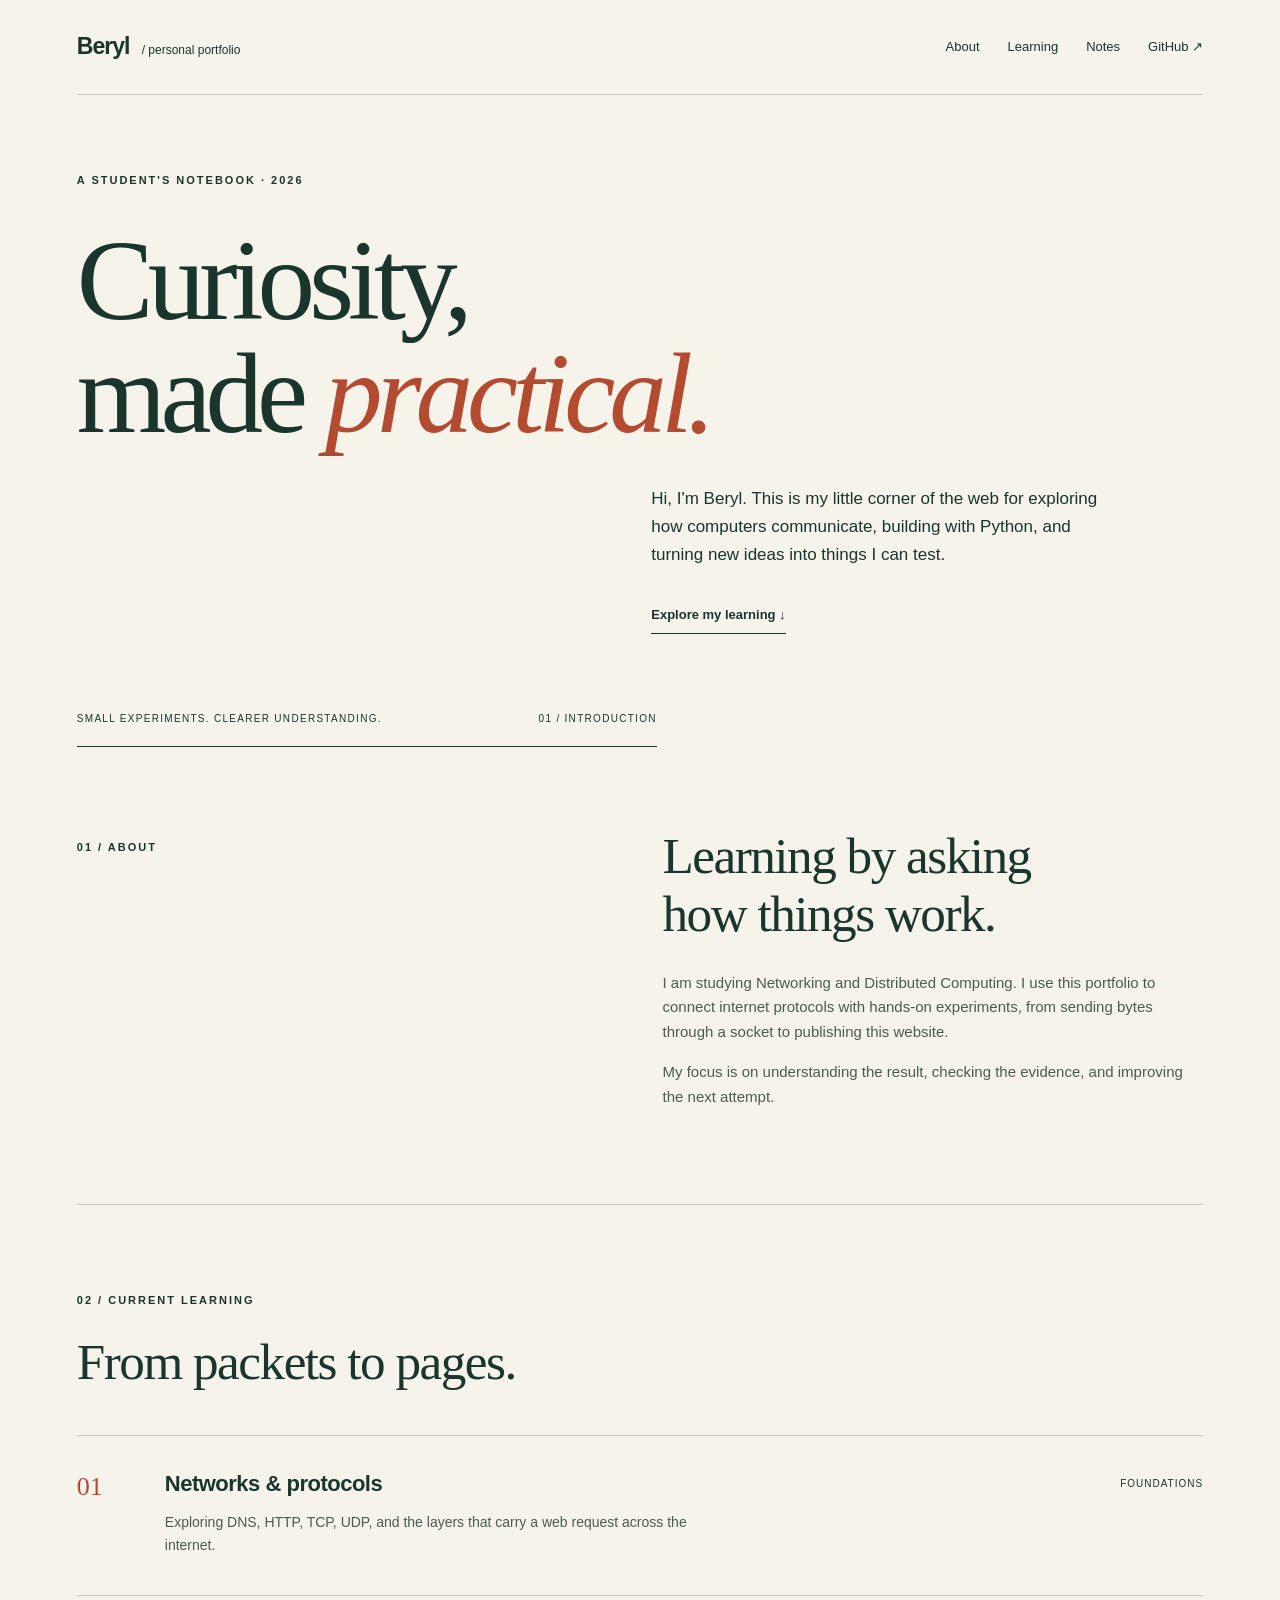
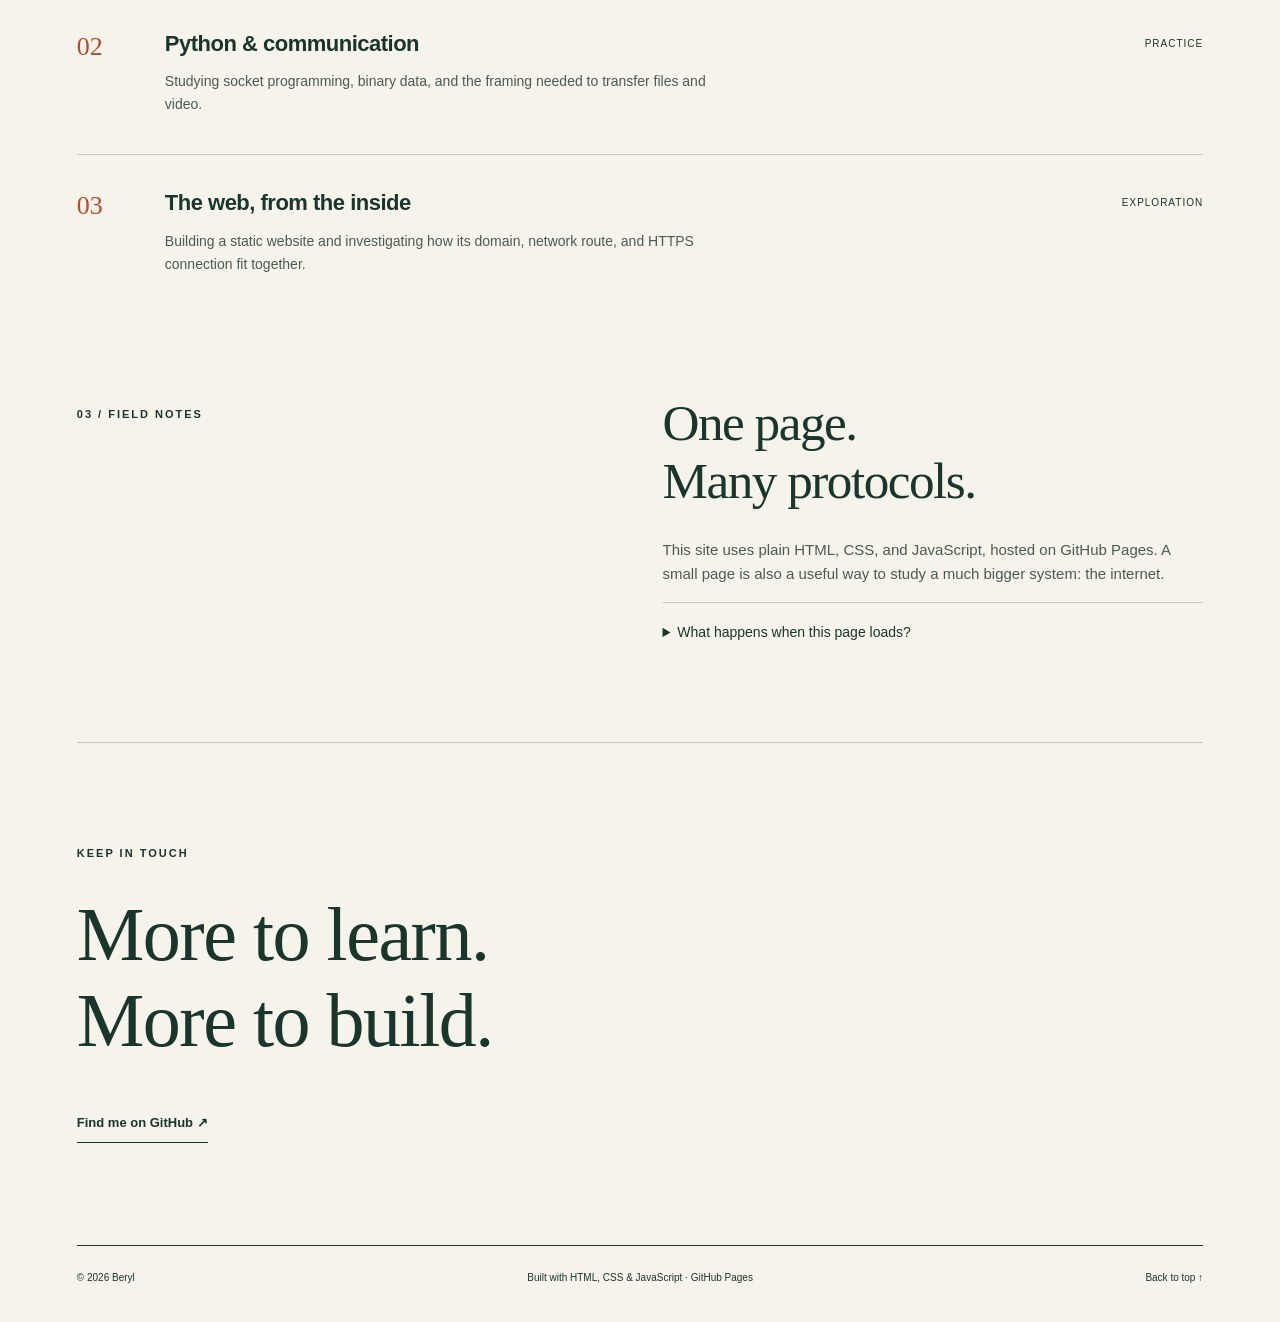
<file: index.html>
<!doctype html>
<html lang="en"><head><meta charset="utf-8"><meta name="viewport" content="width=device-width,initial-scale=1"><meta name="description" content="Beryl's personal learning portfolio: networking, Python and the web."><title>Beryl · Learning in public</title><link rel="stylesheet" href="style.css"><script src="main.js" defer></script></head>
<body><a class="skip" href="#main">Skip to content</a><header><a class="brand" href="#">Beryl<span> / personal portfolio</span></a><nav aria-label="Main"><a href="#about">About</a><a href="#learning">Learning</a><a href="#notes">Notes</a><a href="https://github.com/beryl116">GitHub ↗</a></nav></header>
<main id="main"><section class="hero" aria-labelledby="title"><p class="eyebrow">A STUDENT'S NOTEBOOK · 2026</p><h1 id="title">Curiosity,<br>made <em>practical.</em></h1><div class="intro"><p>Hi, I'm Beryl. This is my little corner of the web for exploring how computers communicate, building with Python, and turning new ideas into things I can test.</p><a class="cta" href="#learning">Explore my learning ↓</a></div><p class="hero-bottom">SMALL EXPERIMENTS. CLEARER UNDERSTANDING.<span>01 / INTRODUCTION</span></p></section>
<section id="about" class="split"><p class="eyebrow">01 / ABOUT</p><div><h2>Learning by asking<br>how things work.</h2><p>I am studying Networking and Distributed Computing. I use this portfolio to connect internet protocols with hands-on experiments, from sending bytes through a socket to publishing this website.</p><p>My focus is on understanding the result, checking the evidence, and improving the next attempt.</p></div></section>
<section id="learning"><div class="section-heading"><p class="eyebrow">02 / CURRENT LEARNING</p><h2>From packets to pages.</h2></div><article><span class="number">01</span><div><h3>Networks & protocols</h3><p>Exploring DNS, HTTP, TCP, UDP, and the layers that carry a web request across the internet.</p></div><span class="tag">FOUNDATIONS</span></article><article><span class="number">02</span><div><h3>Python & communication</h3><p>Studying socket programming, binary data, and the framing needed to transfer files and video.</p></div><span class="tag">PRACTICE</span></article><article><span class="number">03</span><div><h3>The web, from the inside</h3><p>Building a static website and investigating how its domain, network route, and HTTPS connection fit together.</p></div><span class="tag">EXPLORATION</span></article></section>
<section id="notes" class="split"><p class="eyebrow">03 / FIELD NOTES</p><div><h2>One page.<br>Many protocols.</h2><p>This site uses plain HTML, CSS, and JavaScript, hosted on GitHub Pages. A small page is also a useful way to study a much bigger system: the internet.</p><details><summary>What happens when this page loads?</summary><p>DNS resolves the hostname. The browser establishes a secure connection and requests the page over HTTPS. HTML describes the content, CSS controls its presentation, and JavaScript adds interaction. The exact transport depends on the protocol negotiated by the browser and server.</p></details></div></section>
<section class="closing"><p class="eyebrow">KEEP IN TOUCH</p><h2>More to learn.<br>More to build.</h2><a class="cta" href="https://github.com/beryl116">Find me on GitHub ↗</a></section></main><footer><span>© <span id="year">2026</span> Beryl</span><span>Built with HTML, CSS & JavaScript · GitHub Pages</span><a href="#">Back to top ↑</a></footer></body></html>
</file>
<file: style.css>
:root{--paper:#f6f3ea;--ink:#19352c;--accent:#b34b30;--line:#c8cabc}*{box-sizing:border-box}html{scroll-behavior:smooth;scroll-padding-top:28px}body{margin:0;background:var(--paper);color:var(--ink);font-family:Arial,Helvetica,sans-serif;line-height:1.65}a{color:inherit;text-decoration:none}a:hover{text-decoration:underline;text-underline-offset:5px}a:focus-visible,summary:focus-visible{outline:3px solid var(--accent);outline-offset:6px}.skip{position:absolute;top:-100px;left:20px;background:var(--ink);color:white;padding:10px}.skip:focus{top:10px;z-index:2}header,main,footer{width:min(1180px,88%);margin:auto}header{display:flex;justify-content:space-between;align-items:center;padding:28px 0;border-bottom:1px solid var(--line)}.brand{font-size:23px;font-weight:700;letter-spacing:-1px}.brand span{font-size:12px;font-weight:400;letter-spacing:0;margin-left:9px}nav{display:flex;gap:28px;font-size:13px}.eyebrow{font-size:11px;letter-spacing:2px;font-weight:700}.hero{padding-top:65px}.hero h1{font-family:Georgia,serif;font-size:clamp(64px,9vw,126px);font-weight:400;letter-spacing:-6px;line-height:.98;margin:35px 0}.hero em{color:var(--accent);font-weight:400}.intro{margin-left:51%;max-width:470px;font-size:17px}.cta{display:inline-block;margin:18px 0 12px;padding-bottom:8px;border-bottom:1px solid var(--ink);font-size:13px;font-weight:700}.hero-bottom{display:flex;justify-content:space-between;font-size:10px;letter-spacing:1.3px;border-bottom:1px solid var(--ink);padding:55px 0 18px;margin-bottom:0}.split{display:grid;grid-template-columns:1fr 1fr;gap:4%;padding:80px 0;border-bottom:1px solid var(--line)}h2{font-family:Georgia,serif;font-size:clamp(35px,4vw,54px);font-weight:400;line-height:1.13;letter-spacing:-1.5px;margin:0 0 28px}p{max-width:580px}.split>div>p{color:#4b5b50;font-size:15px}.section-heading{padding-top:75px}.section-heading h2{margin:23px 0 45px}article{display:grid;grid-template-columns:70px 1fr 130px;gap:18px;align-items:start;border-top:1px solid var(--line);padding:30px 0}article h3{font-size:22px;letter-spacing:-.5px;margin:0}article p{font-size:14px;color:#4b5b50;margin:8px 0;max-width:570px}.number{font-family:Georgia,serif;font-size:26px;color:var(--accent)}.tag{font-size:10px;letter-spacing:1px;padding-top:10px;text-align:right}summary{cursor:pointer;font-size:14px;padding:18px 0;border-top:1px solid var(--line)}details p{font-size:14px;color:#4b5b50}.closing{padding:90px 0}.closing h2{font-size:clamp(45px,6vw,76px);margin:30px 0}footer{border-top:1px solid var(--ink);padding:24px 0 36px;display:flex;justify-content:space-between;gap:20px;font-size:10px}@media(max-width:680px){header{align-items:flex-start}.brand span{display:none}nav{gap:14px;font-size:11px}.hero{padding-top:45px}.hero h1{letter-spacing:-3px}.intro{margin-left:0;font-size:16px;max-width:420px}.hero-bottom span{display:none}.split{grid-template-columns:1fr;padding:48px 0;gap:20px}article{grid-template-columns:32px 1fr;gap:15px}.tag{display:none}.section-heading{padding-top:48px}footer{flex-wrap:wrap}.closing{padding:60px 0}}@media(prefers-reduced-motion:reduce){html{scroll-behavior:auto}}
</file>
